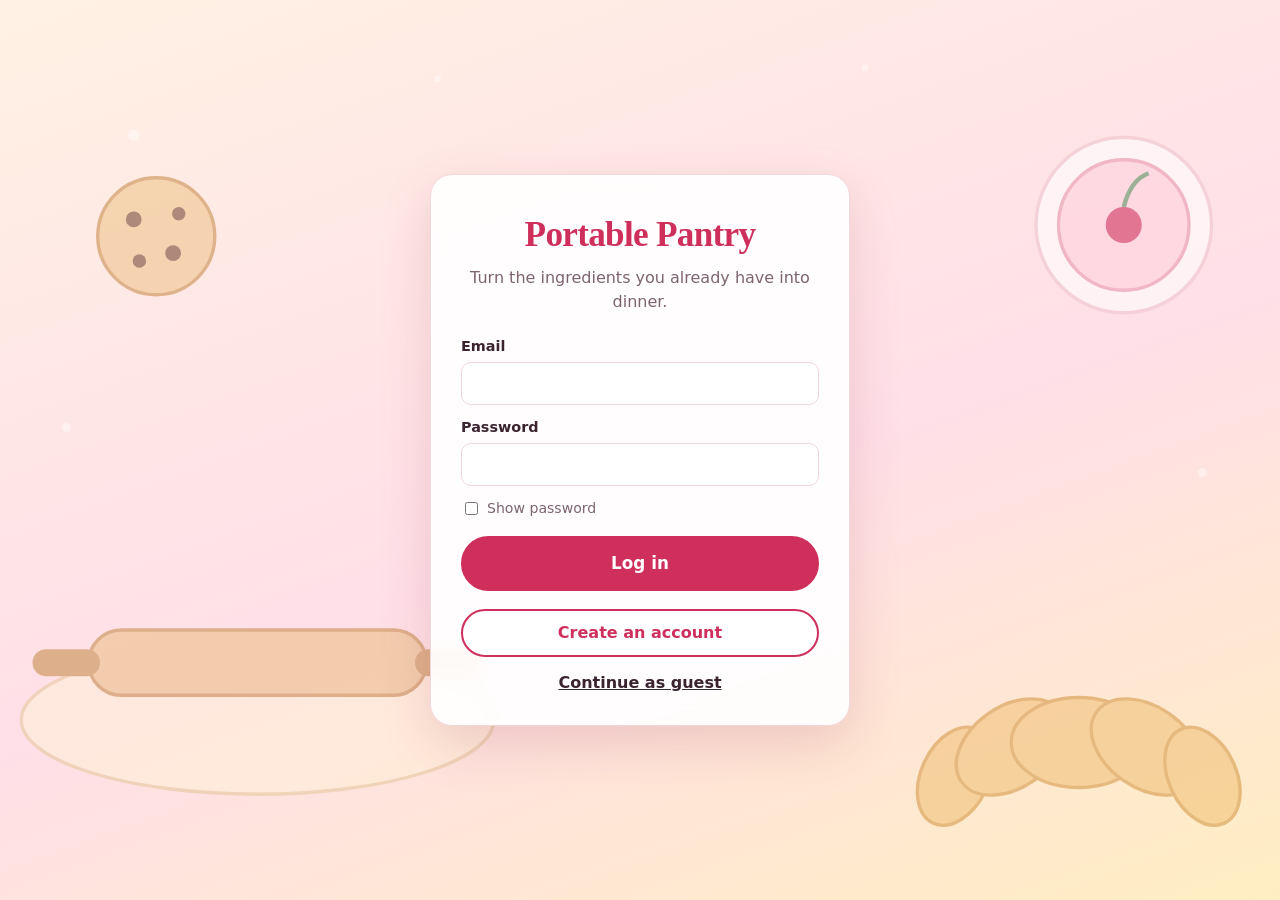
<file: frontend/index.html>
<!DOCTYPE html>
<html lang="en">
<head>
  <meta charset="UTF-8">
  <meta name="viewport" content="width=device-width, initial-scale=1">
  <title>Portable Pantry</title>
  <link rel="stylesheet" href="css/styles.css">
</head>
<body>

  <!-- 1. Landing -->
  <section id="landing" class="auth" hidden>
    <svg class="auth-bg" viewBox="0 0 1200 800" preserveAspectRatio="xMidYMid slice" aria-hidden="true">
      <g fill="#fff" opacity=".7"><circle cx="150" cy="120" r="5"/><circle cx="420" cy="70" r="3"/><circle cx="1010" cy="140" r="6"/><circle cx="800" cy="60" r="3"/><circle cx="1100" cy="420" r="4"/><circle cx="90" cy="380" r="4"/></g>
      <!-- dough being rolled -->
      <ellipse cx="260" cy="640" rx="210" ry="66" fill="#fff0d9" stroke="#e7c9a0" stroke-width="3"/>
      <g id="pin"><rect x="110" y="560" width="300" height="58" rx="29" fill="#ecc089" stroke="#c98f4f" stroke-width="3"/>
        <rect x="60" y="577" width="60" height="24" rx="12" fill="#c98f4f"/><rect x="400" y="577" width="60" height="24" rx="12" fill="#c98f4f"/></g>
      <!-- croissant -->
      <g fill="#f3c27a" stroke="#d79a4a" stroke-width="3">
        <ellipse cx="880" cy="690" rx="46" ry="30" transform="rotate(-65 880 690)"/><ellipse cx="930" cy="664" rx="54" ry="36" transform="rotate(-35 930 664)"/>
        <ellipse cx="990" cy="660" rx="60" ry="40"/><ellipse cx="1050" cy="664" rx="54" ry="36" transform="rotate(35 1050 664)"/>
        <ellipse cx="1100" cy="690" rx="46" ry="30" transform="rotate(65 1100 690)"/></g>
      <!-- cherry tart -->
      <circle cx="1030" cy="200" r="78" fill="#fff" stroke="#f0c6d0" stroke-width="3"/><circle cx="1030" cy="200" r="58" fill="#ffd3df" stroke="#e99ab0" stroke-width="3"/>
      <circle cx="1030" cy="200" r="16" fill="#cf2f5b"/><path d="M1030 184 q6 -24 22 -30" fill="none" stroke="#5a8f5f" stroke-width="4"/>
      <!-- cookie -->
      <circle cx="170" cy="210" r="52" fill="#f0c58e" stroke="#c98f4f" stroke-width="3"/>
      <g fill="#7a4a35"><circle cx="150" cy="195" r="7"/><circle cx="185" cy="225" r="7"/><circle cx="190" cy="190" r="6"/><circle cx="155" cy="232" r="6"/></g>
    </svg>

    <div class="auth-card">
      <h1>Portable Pantry</h1>
      <p class="tag">Turn the ingredients you already have into dinner.</p>
      <p id="authStatus" class="auth-status" role="status" hidden></p>

      <form id="loginForm" novalidate>
        <label class="field">Email<input type="email" id="loginEmail" autocomplete="email"></label>
        <label class="field">Password<input type="password" id="loginPassword" autocomplete="current-password"></label>
        <label class="check"><input type="checkbox" id="showPassword"> Show password</label>
        <button type="submit" class="primary">Log in</button>
      </form>

      <form id="signupForm" hidden novalidate>
        <label class="field">Username<input type="text" id="signupName" autocomplete="username"></label>
        <label class="field">Email<input type="email" id="signupEmail" autocomplete="email"></label>
        <label class="field">Password (8+ characters)<input type="password" id="signupPassword" autocomplete="new-password"></label>
        <button type="submit" class="primary">Create account</button>
      </form>

      <div class="auth-links">
        <button type="button" class="ghost" id="modeBtn">Create an account</button>
        <button type="button" class="guest" id="guestBtn">Continue as guest</button>
      </div>
    </div>
  </section>

  <!-- 2. Welcome splash -->
  <section id="welcome" class="center" hidden>
    <h1 id="welcomeName"></h1>
    <p>Finding recipes you might like...</p>
  </section>

  <!-- 3. App -->
  <div id="app" hidden>
    <header class="nav">
      <h1>Portable Pantry</h1>
      <div class="search">
        <input type="text" id="searchInput" placeholder="Search by ingredients, e.g. chicken, garlic" aria-label="Search recipes by ingredients">
        <button id="searchBtn" class="ghost">Search</button>
      </div>
      <div class="menu-wrap">
        <button id="menuBtn" class="ghost" aria-haspopup="true" aria-expanded="false">Menu &#9662;</button>
        <div id="menu" hidden></div>
      </div>
    </header>

    <main>
      <div class="sidebar">
        <section class="panel" id="ingredientsPanel">
          <h2>Your ingredients <span class="badge" id="ingredientCount"></span></h2>
          <p class="hint">Type what you have on hand, then press Enter.</p>
          <div class="row">
            <input type="text" id="ingredientInput" placeholder="e.g. eggs" aria-label="Ingredient">
            <button id="addIngredientBtn">Add</button>
          </div>
          <ul id="ingredientList"></ul>
          <p id="ingredientEmpty">No ingredients yet. Add at least one to generate recipes.</p>
        </section>

        <section class="panel" id="filtersPanel">
          <h2>Filters</h2>
          <p class="hint">These shape AI-generated recipes. Search results get their own filters after you search.</p>
          <div class="grid">
            <label>Servings<input type="number" id="servings" min="1" value="2"></label>
            <label>Cook method<select id="cookMethod"></select></label>
            <label>Meal type<select id="mealType"></select></label>
            <label>Food category<select id="foodCategory"></select></label>
            <label>Cuisine<select id="cuisine"></select></label>
            <label>Flavor<select id="flavor"></select></label>
            <label>Spice level (1 to 5)<select id="spiceLevel"></select></label>
            <label>Max difficulty (1 to 4)<select id="difficulty"></select></label>
            <label>Min calories<input type="number" id="minCalories" min="0"></label>
            <label>Max calories<input type="number" id="maxCalories" min="0"></label>
          </div>
          <details class="fold">
            <summary>Allergies <span class="badge" id="allergyBadge"></span></summary>
            <div id="allergyOptions" class="options"></div>
          </details>
          <details class="fold">
            <summary>Dietary restrictions <span class="badge" id="dietBadge"></span></summary>
            <div id="dietOptions" class="options"></div>
          </details>
          <div class="actions">
            <button id="generateBtn">Generate recipes</button>
            <button id="searchListBtn" type="button" class="ghost">Find recipes</button>
            <button id="clearFiltersBtn" type="button" class="ghost">Clear</button>
          </div>
        </section>
      </div>

      <div>
        <section class="block" id="recommendedPanel" hidden>
          <div class="results-head"><h2>Recommended for you</h2></div>
          <div id="recommended" class="rec-row"></div>
        </section>

        <section id="resultsPanel">
          <div class="results-head">
            <h2>Recipes</h2>
            <button id="regenerateBtn" class="ghost" hidden>Regenerate</button>
          </div>
          <p id="status" role="status" hidden></p>
          <section id="refine" class="panel refine" hidden aria-label="Filter search results">
            <div class="refine-head">
              <strong>Filter results</strong>
              <span id="refineCount" class="refine-count"></span>
              <button type="button" id="refineClear" class="link">Clear filters</button>
            </div>
            <div class="refine-group"><span class="refine-label">Category</span><div id="refineCategories" class="options"></div></div>
            <div class="refine-group"><span class="refine-label">Leave out</span><div id="refineAllergies" class="options"></div></div>
            <div class="refine-group"><span class="refine-label">Diet</span><div id="refineDiets" class="options"></div></div>
            <div class="refine-group">
              <label class="refine-label" for="refineMissing">Missing</label>
              <select id="refineMissing" class="refine-select">
                <option value="">Any number of ingredients I don't have</option>
                <option value="0">None: I have everything</option>
                <option value="1">At most 1 ingredient I don't have</option>
                <option value="2">At most 2 ingredients I don't have</option>
                <option value="3">At most 3 ingredients I don't have</option>
                <option value="5">At most 5 ingredients I don't have</option>
              </select>
            </div>
          </section>
          <div id="results"></div>
          <div class="placeholder">Add your ingredients, then choose Generate recipes (AI, slower) or Find recipes (fast).</div>
        </section>
      </div>
    </main>
  </div>

  <script src="js/core.js"></script>
  <script src="js/index.js"></script>
</body>
</html>
</file>
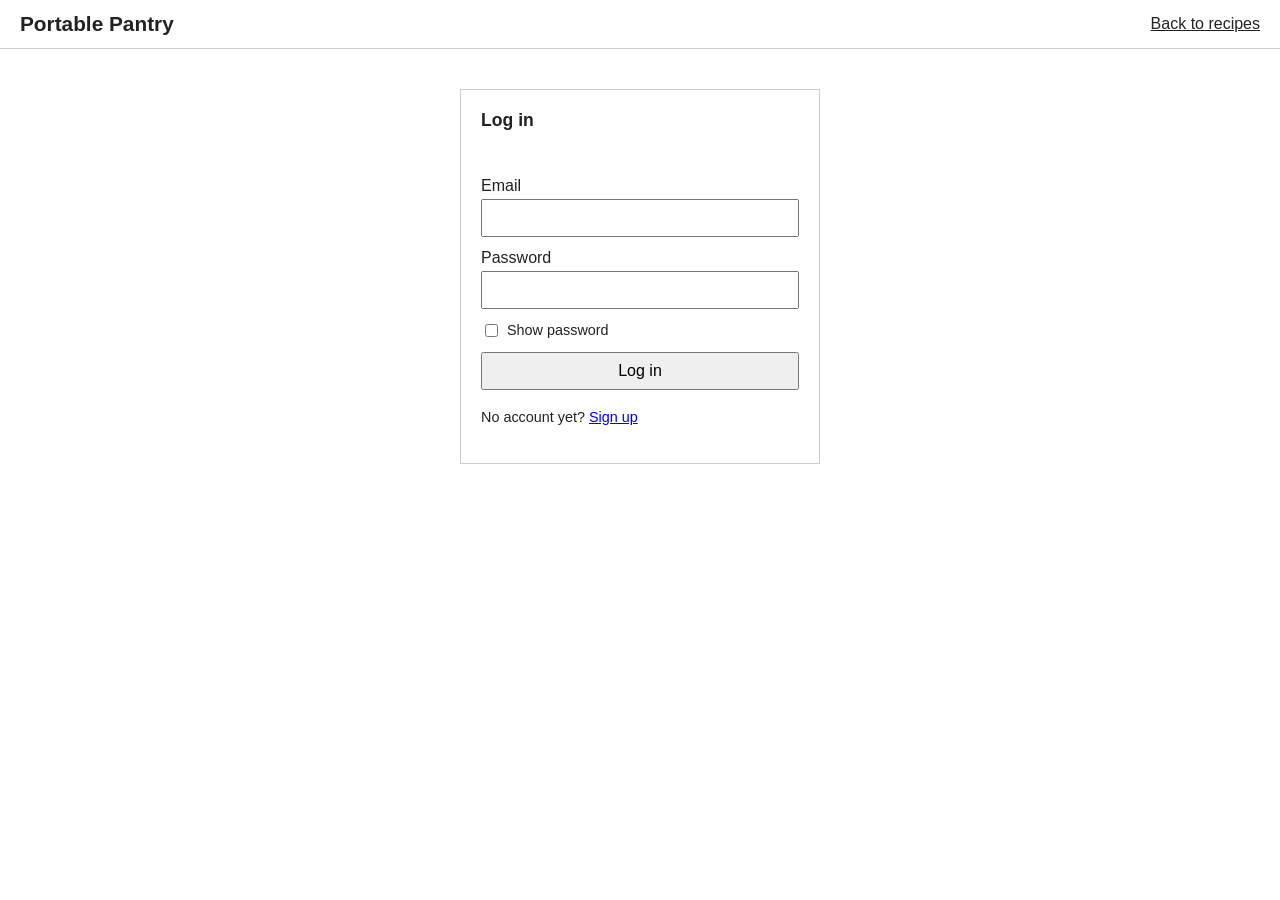
<file: frontend/login.html>
<!DOCTYPE html>
<html lang="en">
<head>
  <meta charset="UTF-8">
  <meta name="viewport" content="width=device-width, initial-scale=1">
  <title>Log in - Portable Pantry</title>
  <style>
    * { box-sizing: border-box; }

    body {
      font-family: Arial, Helvetica, sans-serif;
      margin: 0;
      color: #222;
      background: #fff;
    }

    .nav {
      display: flex;
      align-items: center;
      gap: 16px;
      padding: 12px 20px;
      border-bottom: 1px solid #ccc;
    }

    .nav h1 { font-size: 1.3rem; margin: 0; flex: 1; }
    .nav a { color: inherit; }

    main {
      max-width: 400px;
      margin: 40px auto;
      padding: 0 20px;
    }

    .panel {
      border: 1px solid #ccc;
      padding: 20px;
    }

    .panel h2 { margin-top: 0; font-size: 1.1rem; }

    label.field { display: flex; flex-direction: column; gap: 4px; margin-bottom: 12px; }
    label.check { display: flex; align-items: center; gap: 6px; margin-bottom: 12px; font-size: 0.9rem; }

    input[type=email], input[type=password], input[type=text] { font-size: 1rem; padding: 8px; }
    button { font-size: 1rem; padding: 8px; width: 100%; cursor: pointer; }

    #status { min-height: 1.2em; margin: 0 0 12px; }
    #status.error { color: #b00020; }

    .links { margin-top: 16px; font-size: 0.9rem; line-height: 1.6; }
  </style>
</head>
<body>

  <header class="nav">
    <h1>Portable Pantry</h1>
    <a href="index.html">Back to recipes</a>
  </header>

  <main>
    <section class="panel">
      <h2>Log in</h2>
      <p id="status" role="status"></p>

      <form id="loginForm">
        <label class="field">Email
          <input type="email" id="emailInput" autocomplete="email" required>
        </label>

        <label class="field">Password
          <input type="password" id="passwordInput" autocomplete="current-password" required>
        </label>

        <label class="check">
          <input type="checkbox" id="showPassword"> Show password
        </label>

        <button type="submit" id="loginBtn">Log in</button>
      </form>

      <p class="links">
        No account yet? <a href="signup.html">Sign up</a>
      </p>
    </section>
  </main>

  <script>
    // Empty string = the same server the page was loaded from (Flask serves the frontend).
    const API_URL = "";

    const form = document.getElementById("loginForm");
    const emailInput = document.getElementById("emailInput");
    const passwordInput = document.getElementById("passwordInput");
    const showPassword = document.getElementById("showPassword");
    const loginBtn = document.getElementById("loginBtn");
    const statusEl = document.getElementById("status");

    function setStatus(message, isError) {
      statusEl.textContent = message;
      statusEl.className = isError ? "error" : "";
    }

    // Show or hide the password
    showPassword.addEventListener("change", () => {
      passwordInput.type = showPassword.checked ? "text" : "password";
    });

    // Submit the login form
    form.addEventListener("submit", async (event) => {
      event.preventDefault();

      const email = emailInput.value.trim();
      const password = passwordInput.value;

      if (!email || !password) {
        setStatus("Enter your email and password.", true);
        return;
      }

      setStatus("Logging in...", false);
      loginBtn.disabled = true;

      try {
        const response = await fetch(API_URL + "/api/auth/login", {
          method: "POST",
          headers: { "Content-Type": "application/json" },
          body: JSON.stringify({ email, password })
        });
        const data = await response.json().catch(() => ({}));

        if (!response.ok) {
          setStatus(data.error || "Incorrect email or password.", true);
          return;
        }

        // Keep the login token for later requests, if the backend sends one.
        if (data.access_token) sessionStorage.setItem("token", data.access_token);
        const u = data.user || {};
        sessionStorage.setItem("username", data.username || u.username || u.name || email.split("@")[0]);
        sessionStorage.removeItem("welcomed");
        sessionStorage.removeItem("guest");
        window.location.href = "index.html";
      } catch (err) {
        setStatus("Could not reach the server. Check that the backend is running.", true);
      } finally {
        loginBtn.disabled = false;
      }
    });
  </script>
</body>
</html>
</file>
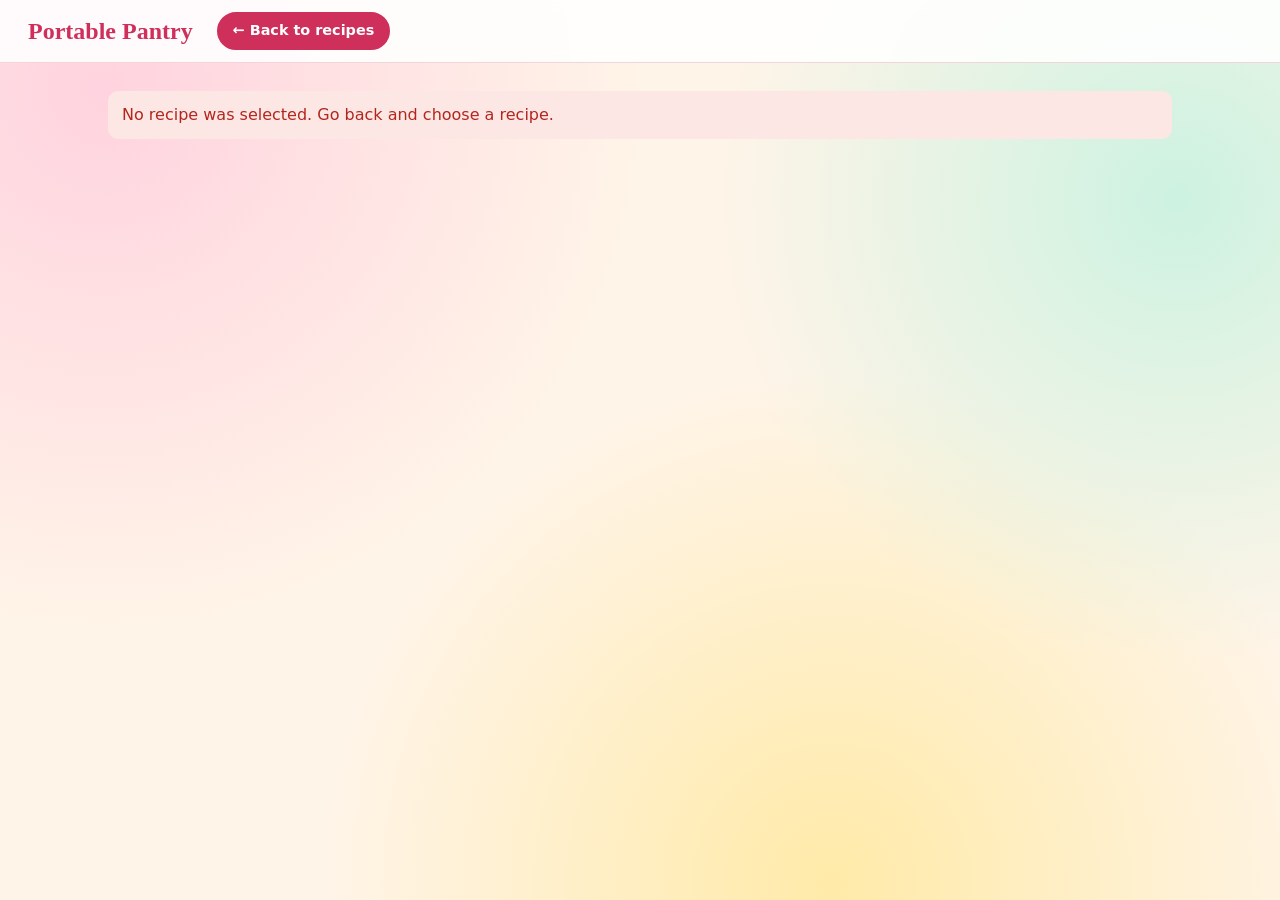
<file: frontend/recipe.html>
<!DOCTYPE html>
<html lang="en">
<head>
  <meta charset="UTF-8">
  <meta name="viewport" content="width=device-width, initial-scale=1">
  <title>Recipe - Portable Pantry</title>
  <link rel="icon" href="data:image/svg+xml,<svg xmlns=%22http://www.w3.org/2000/svg%22 viewBox=%220 0 100 100%22><text y=%22.9em%22 font-size=%2290%22>&#129360;</text></svg>">
  <link rel="stylesheet" href="css/styles.css">
</head>
<body>
  <header class="nav">
    <h1>Portable Pantry</h1>
    <a class="btn small ghostbtn back" href="index.html">&larr; Back to recipes</a>
  </header>

  <main class="single recipe-page">
    <p id="status" role="status">Loading recipe...</p>

    <article id="recipe" hidden>
      <!-- Top: picture on the left, name and category on the right -->
      <section class="panel recipe-header">
        <img id="image" class="recipe-image" alt="" hidden>
        <div class="recipe-heading">
          <p id="category" class="recipe-category" hidden></p>
          <h2 id="title"></h2>
          <p id="description" class="recipe-description"></p>
          <ul class="meta" id="meta"></ul>
          <p class="estimate" id="estimate"></p>
        </div>
      </section>

      <!-- Below: ingredients on the left, steps on the right -->
      <div class="recipe-cols">
        <section class="panel ingredients-panel">
          <h2>Ingredients</h2>
          <div class="servings">
            <label for="servingsInput">Servings</label>
            <input type="number" id="servingsInput" min="1" max="100" value="2">
          </div>
          <ul id="ingredients" class="ingredient-list"></ul>
        </section>
        <section class="panel steps-panel">
          <h2>Steps</h2>
          <p class="hint">Tap a step to check it off as you cook.</p>
          <ol id="steps" class="step-list"></ol>
        </section>
      </div>

      <section class="panel" id="actions" hidden>
        <h2>Your recipe options</h2>
        <div class="row">
          <button type="button" id="saveBtn">Save recipe</button>
          <button type="button" id="completedBtn" class="ghost">Mark as completed</button>
        </div>
        <div class="row">
          <span>Your rating:</span>
          <span class="stars" id="stars"></span>
        </div>
        <label class="note-label" for="noteInput">Personal note (only you can see it)</label>
        <textarea id="noteInput" maxlength="2000" placeholder="Ingredient substitutions, cooking tips..."></textarea>
        <div class="row" style="margin-top:10px;">
          <button type="button" id="noteBtn" class="ghost">Save note</button>
        </div>
        <p id="actionStatus" role="status"></p>
      </section>

      <section class="panel" id="guestNote" hidden>
        <p style="margin:0 0 12px;">Log in or sign up to save this recipe, rate it, add notes, and mark it as completed.</p>
        <button type="button" id="guestLoginBtn">Log in or sign up</button>
      </section>
    </article>
  </main>

  <script src="js/core.js"></script>
  <script src="js/recipe.js"></script>
</body>
</html>
</file>
<file: frontend/css/styles.css>
:root { --ink:#3b2330; --muted:#7d6370; --line:#f0d5db; --brand:#cf2f5b; --brand-dark:#a8234a; --tint:#ffe3ea; --butter:#f7b538; --mint:#cdf2e1; --err:#b3261e; --radius:14px; }
* { box-sizing: border-box; }
[hidden] { display: none !important; }
body { margin:0; font-family: system-ui,-apple-system,"Segoe UI",sans-serif; color:var(--ink); line-height:1.5; min-height:100vh;
  background-color:#fff4e8;
  background-image: radial-gradient(circle at 8% 10%, #ffd3df 0, transparent 38%), radial-gradient(circle at 92% 22%, #cdf2e1 0, transparent 34%), radial-gradient(circle at 65% 98%, #ffeaa8 0, transparent 42%);
  background-attachment: fixed; }
h1,h2,h3 { font-family: Georgia,"Times New Roman",serif; }
:focus-visible { outline:3px solid var(--butter); outline-offset:2px; }
input, select, button { font:inherit; }
input[type=text], input[type=number], select { width:100%; padding:10px 12px; border:1px solid var(--line); border-radius:10px; background:#fff; color:var(--ink); }
input:focus, select:focus { border-color:var(--brand); }
button, .btn { cursor:pointer; border:2px solid var(--brand); background:var(--brand); color:#fff; padding:10px 20px; border-radius:99px; font-weight:700; text-decoration:none; display:inline-block; }
button:hover, .btn:hover { background:var(--brand-dark); border-color:var(--brand-dark); }
button:disabled { opacity:.55; cursor:wait; }
button.ghost { background:#fff; color:var(--brand); }
button.ghost:hover { background:var(--tint); }
.btn.small { padding:6px 14px; font-size:.9rem; }

/* Landing + welcome */
.center { min-height:100vh; display:flex; flex-direction:column; align-items:center; justify-content:center; text-align:center; padding:24px; gap:14px; }
.center h1 { font-size:clamp(2.6rem,8vw,4.6rem); margin:0; color:var(--brand); letter-spacing:-0.02em; line-height:1.05; }
.center p { margin:0; font-size:1.2rem; color:var(--muted); max-width:34ch; }
.cta { display:flex; flex-direction:column; gap:12px; width:min(300px,100%); margin-top:18px; }
.cta button { padding:13px 20px; font-size:1.05rem; }
.cta .guest { background:none; border:0; color:var(--ink); text-decoration:underline; font-weight:600; }
.cta .guest:hover { background:none; color:var(--brand); }
#welcomeName { animation: pop .5s ease-out; }
@keyframes pop { from { opacity:0; transform:scale(.92); } }
@media (prefers-reduced-motion: reduce) { #welcomeName { animation:none; } }

/* Top bar */
.nav { display:flex; align-items:center; gap:12px 24px; padding:12px 28px; background:rgba(255,255,255,.88); backdrop-filter:blur(6px); border-bottom:1px solid var(--line); position:sticky; top:0; z-index:5; }
.nav h1 { font-size:1.5rem; margin:0; color:var(--brand); }
.nav .search { flex:1; display:flex; gap:8px; max-width:560px; margin:0 auto; }
.menu-wrap { position:relative; margin-left:auto; }
#menu { position:absolute; right:0; top:calc(100% + 8px); background:#fff; border:1px solid var(--line); border-radius:12px; min-width:170px; padding:6px; box-shadow:0 8px 24px rgba(120,40,70,.15); display:flex; flex-direction:column; }
#menu a, #menu button { background:none; border:0; color:var(--ink); text-align:left; padding:10px 12px; border-radius:8px; text-decoration:none; font-weight:600; }
#menu a:hover, #menu button:hover { background:var(--tint); color:var(--brand); }

main { max-width:1200px; margin:0 auto; padding:28px; display:grid; grid-template-columns:370px 1fr; gap:28px; align-items:start; }
.sidebar { display:flex; flex-direction:column; gap:16px; position:sticky; top:84px; max-height:calc(100vh - 100px); overflow-y:auto; }
@media (max-width:860px) { main { grid-template-columns:1fr; padding:16px; } .sidebar { position:static; max-height:none; } .nav { padding:10px 14px; } .nav h1 { font-size:1.2rem; } }

.panel { background:#fff; border:1px solid var(--line); border-radius:var(--radius); padding:18px; }
.panel h2 { margin:0 0 4px; font-size:1.25rem; display:flex; align-items:center; gap:8px; }
.hint { margin:0 0 12px; color:var(--muted); font-size:.9rem; }
.badge:not(:empty) { background:var(--butter); color:var(--ink); font:700 .78rem system-ui; border-radius:99px; padding:1px 9px; }
.row { display:flex; gap:8px; }
.row input { flex:1; }

#ingredientList { list-style:none; padding:0; margin:12px 0 0; display:flex; flex-wrap:wrap; gap:8px; }
.chip { display:inline-flex; align-items:center; background:var(--mint); border-radius:99px; overflow:hidden; }
.chip button { background:none; border:0; color:var(--ink); padding:6px 10px; font-weight:600; border-radius:0; }
.chip .chip-text { padding-right:4px; }
.chip .chip-x { font-size:1.2rem; line-height:1; padding:4px 10px 6px 4px; color:var(--muted); }
.chip button:hover { background:rgba(0,0,0,.07); color:var(--ink); }
#ingredientEmpty { color:var(--muted); font-size:.9rem; margin:12px 0 0; }

.grid { display:grid; grid-template-columns:1fr 1fr; gap:12px; }
.grid label { display:flex; flex-direction:column; gap:4px; font-size:.85rem; font-weight:600; color:var(--muted); }
.fold { border:1px solid var(--line); border-radius:12px; margin-top:12px; background:#fff9f5; }
.fold summary { cursor:pointer; padding:11px 14px; font-weight:700; list-style:none; display:flex; align-items:center; gap:8px; }
.fold summary::-webkit-details-marker { display:none; }
.fold summary::after { content:"+"; margin-left:auto; color:var(--brand); font-size:1.2rem; }
.fold[open] summary::after { content:"\2212"; }
.fold .options { padding:0 14px 14px; }
.options { display:flex; flex-wrap:wrap; gap:8px; }
.options label { position:relative; }
.options input { position:absolute; opacity:0; }
.options span { display:inline-block; padding:5px 12px; border:1px solid var(--line); border-radius:99px; font-size:.88rem; cursor:pointer; background:#fff; }
.options input:checked + span { background:var(--brand); border-color:var(--brand); color:#fff; }
.options input:focus-visible + span { outline:3px solid var(--butter); }
.actions { display:flex; gap:8px; margin-top:16px; }
.actions #generateBtn { flex:1; }

section.block { margin-bottom:28px; }
.results-head { display:flex; align-items:center; justify-content:space-between; margin-bottom:12px; }
.results-head h2 { margin:0; font-size:1.5rem; }
#status { margin:0 0 12px; padding:12px 14px; border-radius:10px; background:var(--mint); }
#status.error { background:#fde7e5; color:var(--err); }
#results { display:grid; grid-template-columns:repeat(auto-fill,minmax(250px,1fr)); gap:16px; }
.rec-row { display:grid; grid-auto-flow:column; grid-auto-columns:260px; gap:16px; overflow-x:auto; padding-bottom:8px; }
.placeholder { text-align:center; color:var(--muted); padding:56px 16px; border:2px dashed #eab9c6; border-radius:var(--radius); background:rgba(255,255,255,.55); }
#results:not(:empty) ~ .placeholder { display:none; }

.recipe { background:#fff; border:1px solid var(--line); border-radius:var(--radius); overflow:hidden; display:flex; flex-direction:column; }
.recipe-top { background:linear-gradient(135deg,#cf2f5b,#f08a4b); color:#fff; font-family:Georgia,serif; font-size:1.1rem; padding:34px 16px 14px; }
.recipe-body { padding:14px 16px 16px; display:flex; flex-direction:column; gap:8px; flex:1; }
.recipe h3 { margin:0; font-size:1.15rem; line-height:1.25; }
.recipe .desc { margin:0; color:var(--muted); font-size:.92rem; flex:1; }
.facts { display:flex; align-items:center; gap:14px; font-size:.85rem; font-weight:600; }
.dots { display:inline-flex; gap:3px; margin-left:auto; }
.dots i { width:9px; height:9px; border-radius:50%; background:var(--line); }
.dots i.on { background:var(--butter); }
.recipe .btn { align-self:flex-start; }
.chip-edit { width:130px; border:0; border-radius:99px; padding:6px 12px; margin:2px; }


/* Login screen */
.auth { min-height:100vh; display:grid; place-items:center; padding:24px; position:relative; overflow:hidden; background:linear-gradient(160deg,#fff1e3,#ffdfe8 55%,#ffeec2); }
.auth-bg { position:absolute; inset:0; width:100%; height:100%; opacity:.6; pointer-events:none; }
#pin { animation:roll 7s ease-in-out infinite; }
@keyframes roll { 0%,100% { transform:translateX(0); } 50% { transform:translateX(150px); } }
@media (prefers-reduced-motion: reduce) { #pin { animation:none; } }
.auth-card { position:relative; width:min(420px,100%); background:rgba(255,255,255,.92); backdrop-filter:blur(8px); border:1px solid var(--line); border-radius:22px; padding:34px 30px 26px; box-shadow:0 18px 50px rgba(160,60,90,.18); }
.auth-card h1 { font-size:2.2rem; margin:0; color:var(--brand); text-align:center; letter-spacing:-0.02em; }
.auth-card .tag { text-align:center; color:var(--muted); margin:4px 0 22px; }
.auth-card .field { display:flex; flex-direction:column; gap:4px; font-weight:600; font-size:.9rem; margin-bottom:12px; }
.auth-card .check { display:flex; align-items:center; gap:6px; font-size:.88rem; margin-bottom:16px; color:var(--muted); }
.auth-card .primary { width:100%; padding:13px; font-size:1.05rem; }
input[type=email], input[type=password] { width:100%; padding:10px 12px; border:1px solid var(--line); border-radius:10px; background:#fff; color:var(--ink); }
input[type=email]:focus, input[type=password]:focus { border-color:var(--brand); }
.auth-status { margin:0 0 14px; padding:10px 12px; border-radius:10px; background:var(--mint); font-size:.92rem; }
.auth-status.error { background:#fde7e5; color:var(--err); }
.auth-links { display:flex; flex-direction:column; gap:10px; align-items:center; margin-top:18px; }
.auth-links .ghost { width:100%; }
.auth-links .guest { background:none; border:0; color:var(--ink); text-decoration:underline; font-weight:600; padding:4px; }
.auth-links .guest:hover { background:none; color:var(--brand); }
/* Filters shown above search results */
.refine { margin-bottom:16px; padding:14px 16px; }
.refine-head { display:flex; align-items:center; gap:10px; flex-wrap:wrap; }
.refine-count { color:var(--muted); font-size:.9rem; }
.refine-group { display:flex; align-items:center; gap:10px; margin-top:10px; flex-wrap:wrap; }
.refine-label { font-weight:700; font-size:.85rem; color:var(--muted); min-width:72px; }
.refine-group .options { flex:1; }
.refine-select { width:auto; flex:1; min-width:220px; max-width:360px; }
button.link { background:none; border:0; color:var(--brand); padding:0; margin-left:auto; text-decoration:underline; font-weight:600; }
button.link:hover { background:none; color:var(--brand-dark); }

/* Recipe card photo (searched recipes only) */
.recipe-photo { position:relative; aspect-ratio:16/9; background:var(--tint); }
.recipe-photo img { width:100%; height:100%; object-fit:cover; display:block; }
.recipe-photo span { position:absolute; left:12px; bottom:10px; background:rgba(255,255,255,.92); color:var(--ink); font:600 .85rem system-ui; padding:3px 10px; border-radius:99px; }

/* Recipe page */
main.recipe-page { display:block; max-width:1120px; }
.recipe-page #status { margin-bottom:16px; }
.recipe-header { display:flex; gap:28px; align-items:center; margin-bottom:20px; padding:22px; }
.recipe-image { width:300px; aspect-ratio:1; object-fit:cover; border-radius:12px; flex-shrink:0; background:var(--tint); }
.recipe-heading { flex:1; min-width:0; }
.recipe-category { display:inline-block; margin:0 0 8px; background:var(--mint); color:var(--ink); font-weight:700; font-size:.85rem; padding:3px 12px; border-radius:99px; }
.recipe-heading h2 { margin:0 0 8px; font-size:clamp(1.7rem,3.2vw,2.4rem); line-height:1.15; }
.recipe-description { margin:0 0 12px; color:var(--muted); font-size:1.05rem; }
.meta { list-style:none; padding:0; margin:0 0 10px; display:flex; flex-wrap:wrap; gap:8px; }
.meta li { background:#fff4e8; border:1px solid var(--line); border-radius:99px; padding:3px 12px; font-size:.88rem; }
.estimate { margin:0; color:var(--muted); font-size:.85rem; }

.recipe-cols { display:grid; grid-template-columns:minmax(260px,1fr) 2fr; gap:20px; align-items:start; margin-bottom:20px; }
.recipe-cols h2 { margin:0 0 6px; font-size:1.35rem; }
.servings { display:flex; align-items:center; gap:10px; margin:8px 0 12px; font-weight:600; }
.servings input { width:80px; }
.ingredient-list { list-style:none; margin:0; padding:0; }
.ingredient-list li { display:flex; gap:10px; padding:9px 0; border-bottom:1px solid var(--line); line-height:1.4; }
.ingredient-list li:last-child { border-bottom:0; }
.ingredient-list .amount { font-weight:700; min-width:5.5em; color:var(--brand-dark); }
.ingredient-list .amount:empty { display:none; }

.step-list { list-style:none; margin:0; padding:0; display:flex; flex-direction:column; gap:12px; }
.step { display:flex; gap:16px; align-items:flex-start; padding:14px 16px; border:1px solid var(--line); border-radius:12px; background:#fffaf6; cursor:pointer; }
.step:hover { border-color:#e9b3c2; }
.step input { position:absolute; opacity:0; pointer-events:none; }
.step-num { flex-shrink:0; width:34px; height:34px; border-radius:50%; background:var(--brand); color:#fff; display:grid; place-items:center; font-weight:700; }
.step-text { font-size:1.06rem; line-height:1.7; max-width:65ch; }
.step:has(input:checked) { background:#f3faf6; border-color:var(--mint); }
.step:has(input:checked) .step-num { background:#2e9d6a; font-size:0; }
.step:has(input:checked) .step-num::after { content:"\2713"; font-size:1rem; }
.step:has(input:checked) .step-text { color:var(--muted); }
.step:has(input:focus-visible) { outline:3px solid var(--butter); outline-offset:2px; }

@media (max-width:760px) {
  .recipe-header { flex-direction:column; align-items:stretch; padding:16px; }
  .recipe-image { width:100%; aspect-ratio:16/10; }
  .recipe-cols { grid-template-columns:1fr; }
}
</file>
